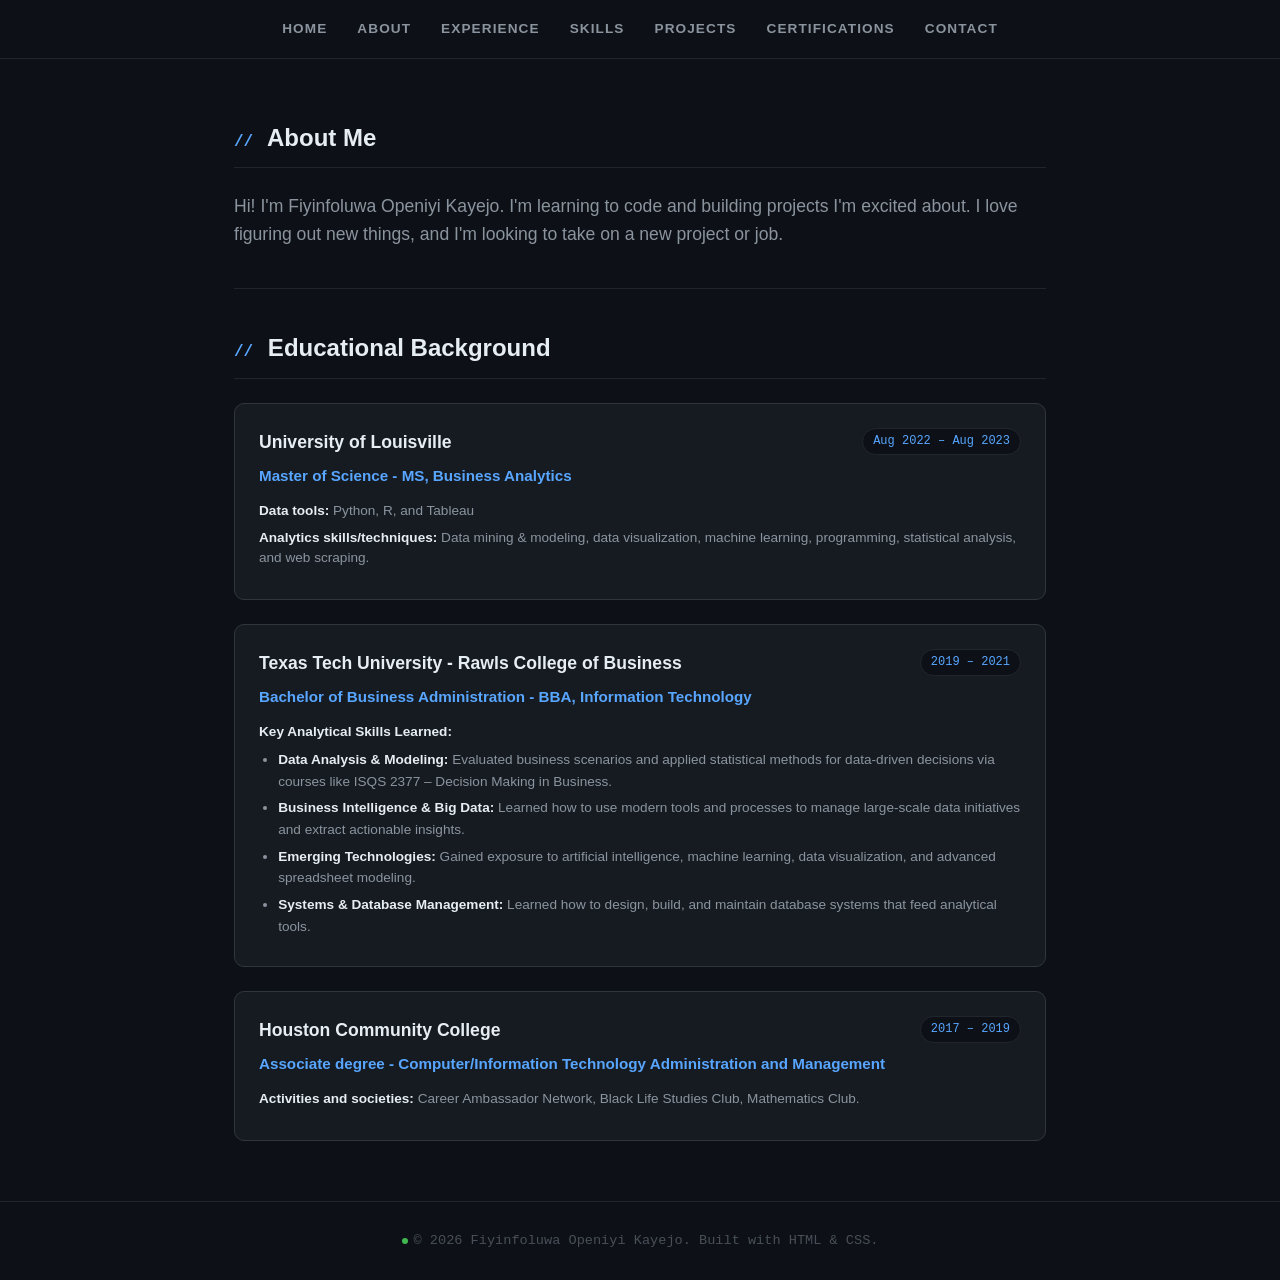
<file: about.html>
<!DOCTYPE html>
<html lang="en">
<head>
  <meta charset="UTF-8"/>
  <title>About – My Portfolio</title>
  <link rel="stylesheet" href="style.css"/>
</head>
<body>

  <nav>
    <a href="index.html">Home</a>
    <a href="about.html">About</a>
    <a href="experience.html">Experience</a>
    <a href="skills.html">Skills</a>
    <a href="projects.html">Projects</a>
    <a href="certifications.html">Certifications</a>
    <a href="contact.html">Contact</a>
  </nav>

  <section>
    <div class="about-hero">
      <h2><span>//</span> About Me</h2>
      <p class="bio-text">Hi! I'm Fiyinfoluwa Openiyi Kayejo. I'm learning to code and building projects I'm excited about. I love figuring out new things, and I'm looking to take on a new project or job.</p>
    </div>

    <hr class="about-divider">

    <h2><span>//</span> Educational Background</h2>

    <div class="edu-grid">

      <!-- University of Louisville Card -->
      <div class="edu-card">
        <div class="edu-header">
          <h3>University of Louisville</h3>
          <span class="edu-date">Aug 2022 – Aug 2023</span>
        </div>
        <div class="edu-degree">Master of Science - MS, Business Analytics</div>
        <p><strong>Data tools:</strong> Python, R, and Tableau</p>
        <p><strong>Analytics skills/techniques:</strong> Data mining & modeling, data visualization, machine learning, programming, statistical analysis, and web scraping.</p>
      </div>

      <!-- Texas Tech University Card -->
      <div class="edu-card">
        <div class="edu-header">
          <h3>Texas Tech University - Rawls College of Business</h3>
          <span class="edu-date">2019 – 2021</span>
        </div>
        <div class="edu-degree">Bachelor of Business Administration - BBA, Information Technology</div>
        <p><strong>Key Analytical Skills Learned:</strong></p>
        <ul class="edu-list">
          <li><strong>Data Analysis & Modeling:</strong> Evaluated business scenarios and applied statistical methods for data-driven decisions via courses like ISQS 2377 – Decision Making in Business.</li>
          <li><strong>Business Intelligence & Big Data:</strong> Learned how to use modern tools and processes to manage large-scale data initiatives and extract actionable insights.</li>
          <li><strong>Emerging Technologies:</strong> Gained exposure to artificial intelligence, machine learning, data visualization, and advanced spreadsheet modeling.</li>
          <li><strong>Systems & Database Management:</strong> Learned how to design, build, and maintain database systems that feed analytical tools.</li>
        </ul>
      </div>

      <!-- Houston Community College Card -->
      <div class="edu-card">
        <div class="edu-header">
          <h3>Houston Community College</h3>
          <span class="edu-date">2017 – 2019</span>
        </div>
        <div class="edu-degree">Associate degree - Computer/Information Technology Administration and Management</div>
        <p><strong>Activities and societies:</strong> Career Ambassador Network, Black Life Studies Club, Mathematics Club.</p>
      </div>

    </div>
  </section>

  <footer>
    <span class="live-dot"></span>© 2026 Fiyinfoluwa Openiyi Kayejo. Built with HTML & CSS.
  </footer>

</body>
</html>
</file>
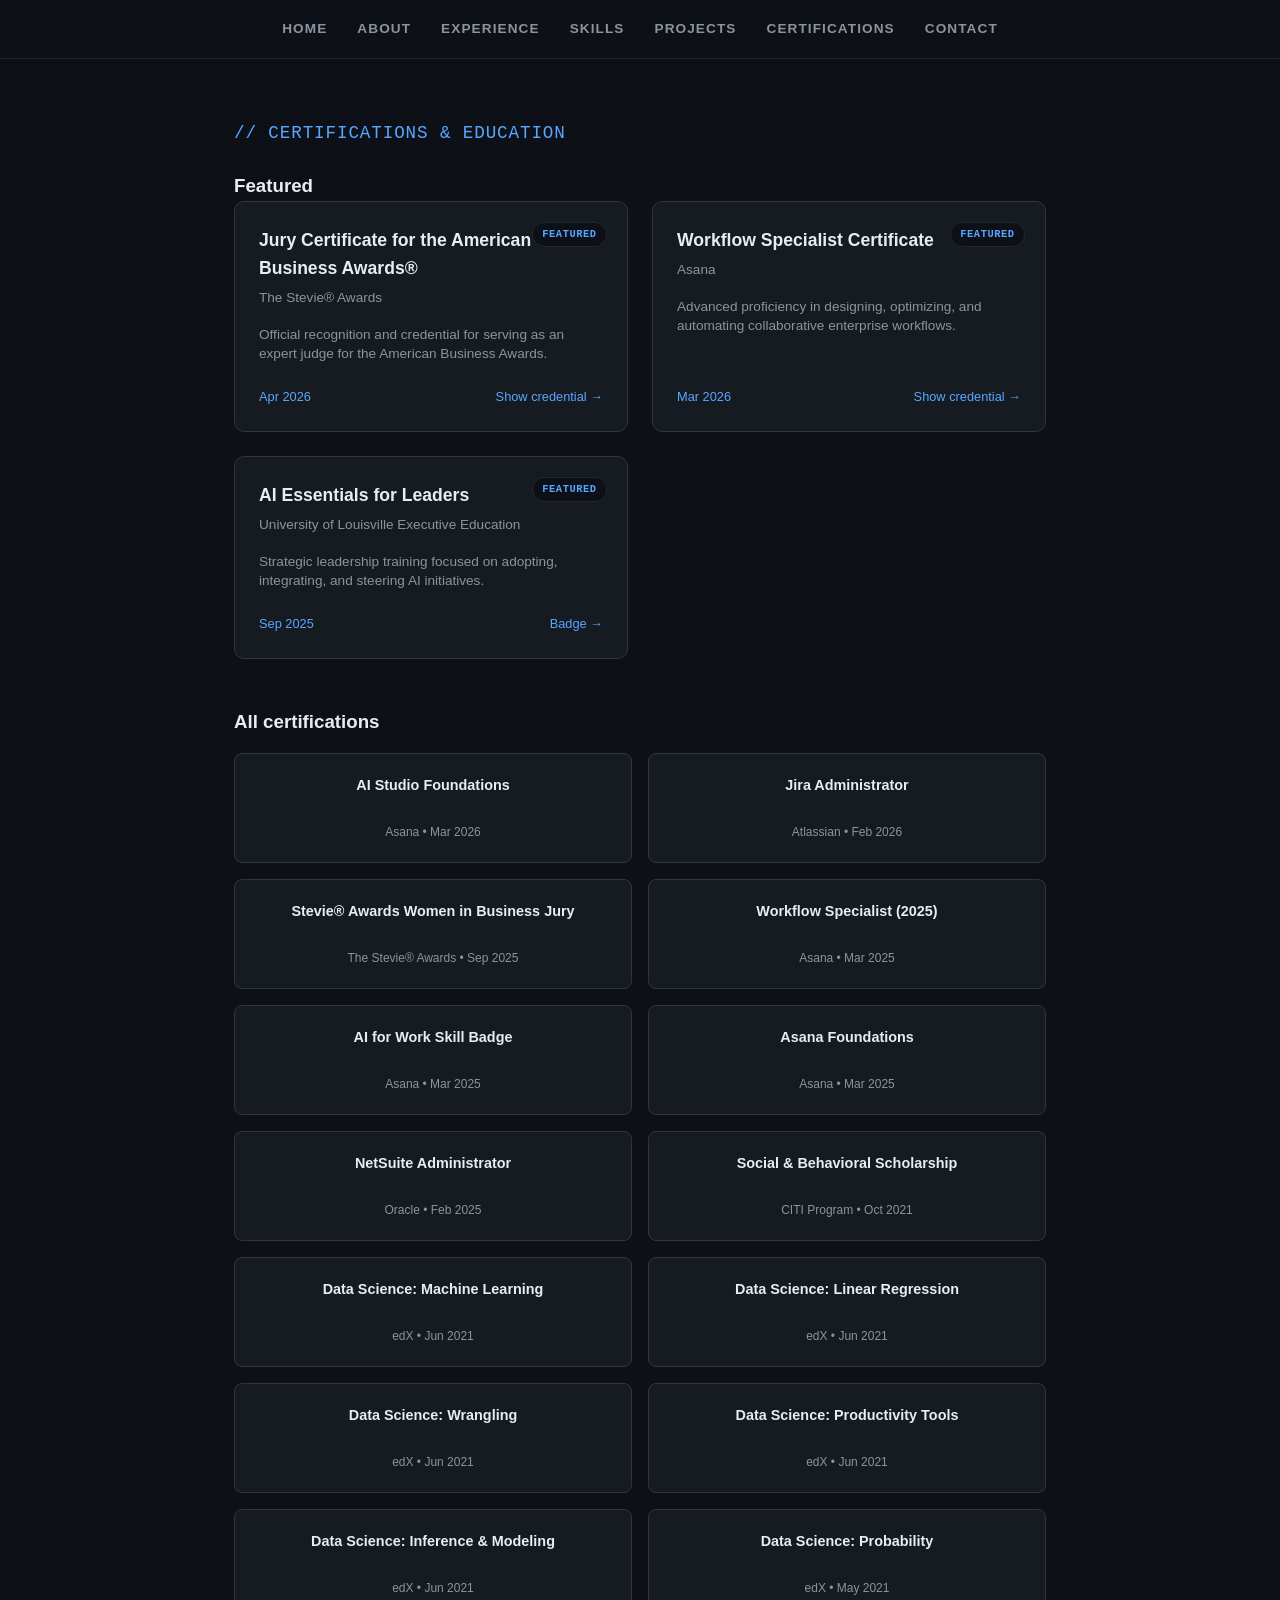
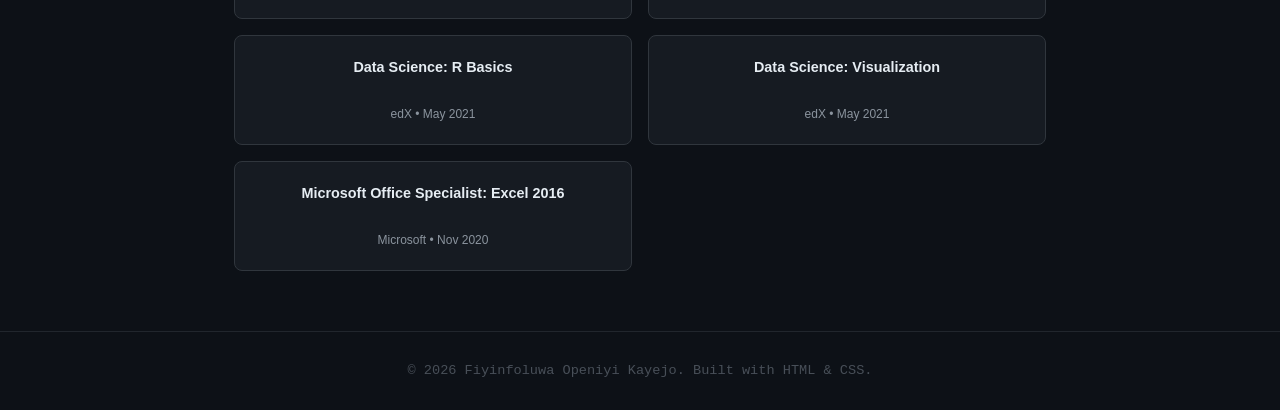
<file: certifications.html>
<!DOCTYPE html>
<html lang="en">
<head>
  <meta charset="UTF-8"/>
  <title>Certifications & Education – My Portfolio</title>
  <link rel="stylesheet" href="style.css"/>
</head>
<body>

  <nav>
    <a href="index.html">Home</a>
    <a href="about.html">About</a>
    <a href="experience.html">Experience</a>
    <a href="skills.html">Skills</a>
    <a href="projects.html">Projects</a>
    <a href="certifications.html">Certifications</a>
    <a href="contact.html">Contact</a>
  </nav>

  <div class="container">
    <div class="section-title">// CERTIFICATIONS & EDUCATION</div>

    <!-- Featured Section -->
    <h3 class="sub-heading">Featured</h3>
    <div class="featured-grid">
      
      <!-- Card 1 -->
      <div class="featured-card">
        <span class="featured-badge">FEATURED</span>
        <div>
          <h4 class="card-title">Jury Certificate for the American Business Awards®</h4>
          <div class="card-issuer">The Stevie® Awards</div>
          <p class="card-desc">Official recognition and credential for serving as an expert judge for the American Business Awards.</p>
        </div>
        <div class="card-footer">
          <span>Apr 2026</span>
          <a href="https://www.verix.io/credential/c5cee299-17a5-4724-aa11-0f5703d28a17" target="_blank">Show credential &rarr;</a>
        </div>
      </div>

      <!-- Card 2 -->
      <div class="featured-card">
        <span class="featured-badge">FEATURED</span>
        <div>
          <h4 class="card-title">Workflow Specialist Certificate</h4>
          <div class="card-issuer">Asana</div>
          <p class="card-desc">Advanced proficiency in designing, optimizing, and automating collaborative enterprise workflows.</p>
        </div>
        <div class="card-footer">
          <span>Mar 2026</span>
          <a href="https://certifications.asana.com/4f1597ff-739a-4a3a-8852-b98a0b4e78cd#acc.B5CwxXoL" target="_blank">Show credential &rarr;</a>
        </div>
      </div>

      <!-- Card 3 -->
      <div class="featured-card">
        <span class="featured-badge">FEATURED</span>
        <div>
          <h4 class="card-title">AI Essentials for Leaders</h4>
          <div class="card-issuer">University of Louisville Executive Education</div>
          <p class="card-desc">Strategic leadership training focused on adopting, integrating, and steering AI initiatives.</p>
        </div>
        <div class="card-footer">
          <span>Sep 2025</span>
          <a href="https://www.linkedin.com/in/fopeniyi/overlay/Certifications/2121299376/treasury?profileId=ACoAAC0ylZ8Bkxgud-nJVW9GgjtF1_cFaTyDAiQ" target="_blank">Badge &rarr;</a>
        </div>
      </div>

    </div> <!-- CLOSING DIV FOR .featured-grid WAS ADDED HERE -->

    <!-- All Certifications Section (Latest to Earliest) -->
    <h3 class="sub-heading">All certifications</h3>
    <div class="all-certs-grid">
      
      <div class="cert-box">
        <h4>AI Studio Foundations</h4>
        <span>Asana • Mar 2026</span>
      </div>

      <div class="cert-box">
        <h4>Jira Administrator</h4>
        <span>Atlassian • Feb 2026</span>
      </div>
      
      <div class="cert-box">
        <h4>Stevie® Awards Women in Business Jury</h4>
        <span>The Stevie® Awards • Sep 2025</span>
      </div>

      <div class="cert-box">
        <h4>Workflow Specialist (2025)</h4>
        <span>Asana • Mar 2025</span>
      </div>

      <div class="cert-box">
        <h4>AI for Work Skill Badge</h4>
        <span>Asana • Mar 2025</span>
      </div>

      <div class="cert-box">
        <h4>Asana Foundations</h4>
        <span>Asana • Mar 2025</span>
      </div>

      <div class="cert-box">
        <h4>NetSuite Administrator</h4>
        <span>Oracle • Feb 2025</span>
      </div>
      
      <div class="cert-box">
        <h4>Social & Behavioral Scholarship</h4>
        <span>CITI Program • Oct 2021</span>
      </div>

      <div class="cert-box">
        <h4>Data Science: Machine Learning</h4>
        <span>edX • Jun 2021</span>
      </div>

      <div class="cert-box">
        <h4>Data Science: Linear Regression</h4>
        <span>edX • Jun 2021</span>
      </div>

      <div class="cert-box">
        <h4>Data Science: Wrangling</h4>
        <span>edX • Jun 2021</span>
      </div>

      <div class="cert-box">
        <h4>Data Science: Productivity Tools</h4>
        <span>edX • Jun 2021</span>
      </div>

      <div class="cert-box">
        <h4>Data Science: Inference & Modeling</h4>
        <span>edX • Jun 2021</span>
      </div>

      <div class="cert-box">
        <h4>Data Science: Probability</h4>
        <span>edX • May 2021</span>
      </div>

      <div class="cert-box">
        <h4>Data Science: R Basics</h4>
        <span>edX • May 2021</span>
      </div>

      <div class="cert-box">
        <h4>Data Science: Visualization</h4>
        <span>edX • May 2021</span>
      </div>

      <div class="cert-box">
        <h4>Microsoft Office Specialist: Excel 2016</h4>
        <span>Microsoft • Nov 2020</span>
      </div>

    </div>
  </div>

  <footer>
    <p>© 2026 Fiyinfoluwa Openiyi Kayejo. Built with HTML & CSS.</p>
  </footer>

</body>
</html>
</file>
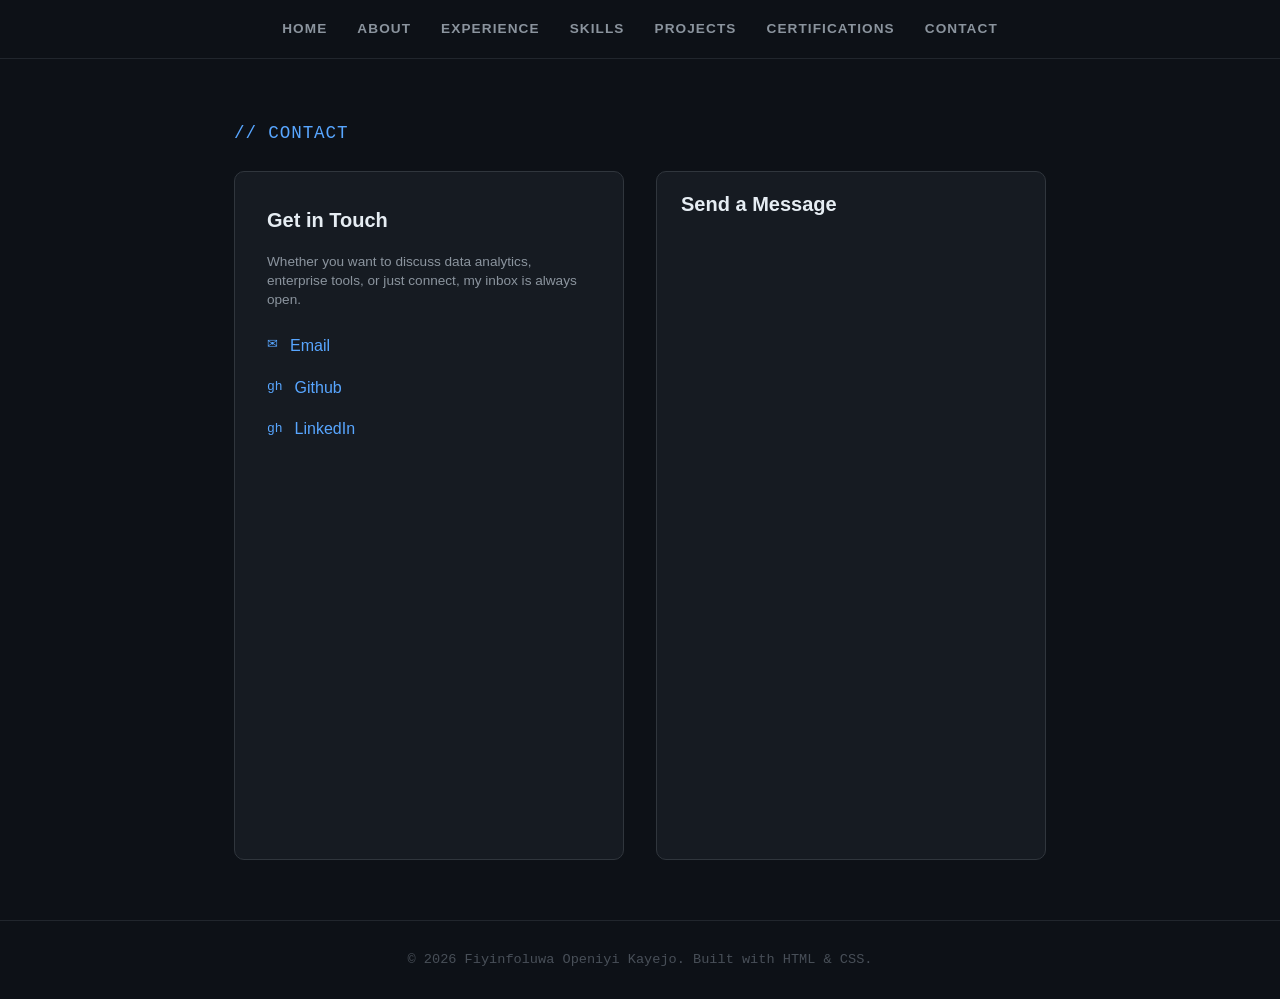
<file: contact.html>
<!DOCTYPE html>
<html lang="en">
<head>
  <meta charset="UTF-8"/>
  <title>Contact – My Portfolio</title>
  <link rel="stylesheet" href="style.css"/>
</head>
<body>

  <nav>
    <a href="index.html">Home</a>
    <a href="about.html">About</a>
    <a href="experience.html">Experience</a>
    <a href="skills.html">Skills</a>
    <a href="projects.html">Projects</a>
    <a href="certifications.html">Certifications</a>
    <a href="contact.html">Contact</a>
  </nav>

  <div class="container">
    <div class="section-title">// CONTACT</div>

    <div class="contact-grid">
      
      <!-- Left Box: Contact Information -->
      <div class="contact-info-card">
        <h3 class="card-title" style="margin-bottom: 1rem; font-size: 1.25rem;">Get in Touch</h3>
        <p class="card-desc">
          Whether you want to discuss data analytics, enterprise tools, or just connect, my inbox is always open.
        </p>

        <div style="margin-top: 1.5rem; display: flex; flex-direction: column; gap: 1rem;">
          <div style="display: flex; align-items: center; gap: 12px;">
            <span style="color: #58a6ff; font-family: monospace;">✉</span>
            <a href="mailto:fiyinfoluwa.openiyi@gmail.com">Email</a>
          </div>
          <div style="display: flex; align-items: center; gap: 12px;">
            <span style="color: #58a6ff; font-family: monospace;">gh</span>
            <a href="https://github.com/fopeniyi" target="_blank">Github</a>
          </div>
          <div style="display: flex; align-items: center; gap: 12px;">
            <span style="color: #58a6ff; font-family: monospace;">gh</span>
            <a href="https://www.linkedin.com/in/fopeniyi/" target="_blank">LinkedIn</a>
          </div>
        </div>
      </div>

      <!-- Right Box: Embedded Google Form -->
      <div class="contact-form-card" style="padding: 1rem;">
        <h3 class="card-title" style="margin-bottom: 1rem; font-size: 1.25rem; padding-left: 0.5rem;">Send a Message</h3>
        <iframe src="https://docs.google.com/forms/d/e/1FAIpQLScmQr-TGimVD2GeEtmMJ6aA9_Tja62acSRaV1zVaqrz8FXMFA/viewform?embedded=true" width="100%" height="600" frameborder="0" marginheight="0" marginwidth="0" style="background: transparent;">Loading…</iframe>
      </div>

    </div>
  </div>

  <footer>
    <p>© 2026 Fiyinfoluwa Openiyi Kayejo. Built with HTML & CSS.</p>
  </footer>

</body>
</html>
</file>
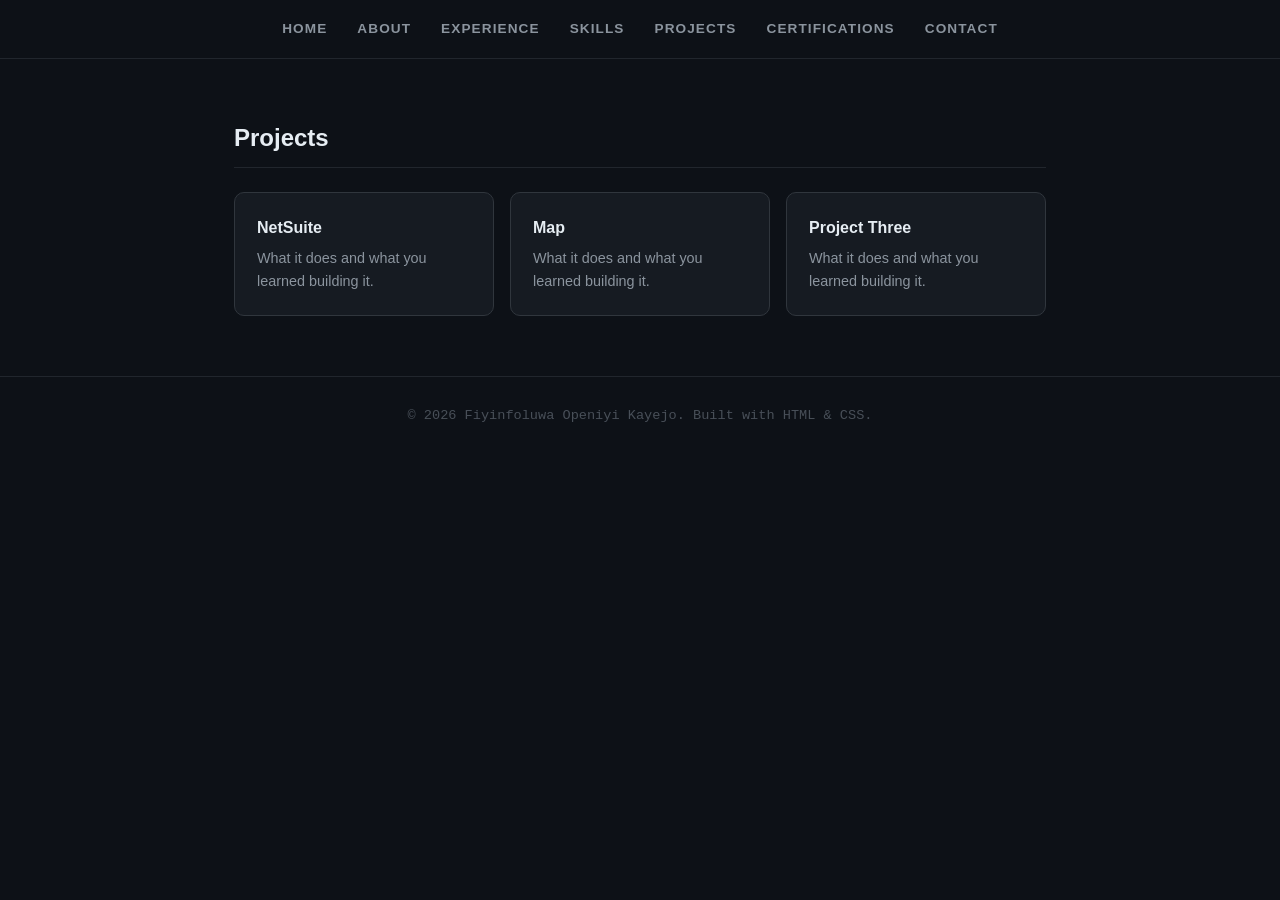
<file: projects.html>
<!DOCTYPE html>
<html lang="en">
<head>
  <meta charset="UTF-8"/>
  <title>Projects – My Portfolio</title>
  <link rel="stylesheet" href="style.css"/>
</head>
<body>

  <nav>
    <a href="index.html">Home</a>
    <a href="about.html">About</a>
    <a href="experience.html">Experience</a>
    <a href="skills.html">Skills</a>
    <a href="projects.html">Projects</a>
    <a href="certifications.html">Certifications</a>
    <a href="contact.html">Contact</a>
  </nav>

  <section>
    <h2>Projects</h2>
    <div class="projects-grid">
      <div class="card">
        <h3>NetSuite</h3>
        <p>What it does and what you learned building it.</p>
      </div>
      <div class="card">
        <h3>Map</h3>
        <p>What it does and what you learned building it.</p>
      </div>
      <div class="card">
        <h3>Project Three</h3>
        <p>What it does and what you learned building it.</p>
      </div>
    </div>
  </section>

  <footer>
    <p>© 2026 Fiyinfoluwa Openiyi Kayejo. Built with HTML & CSS.</p>
  </footer>

</body>
</html>
</file>
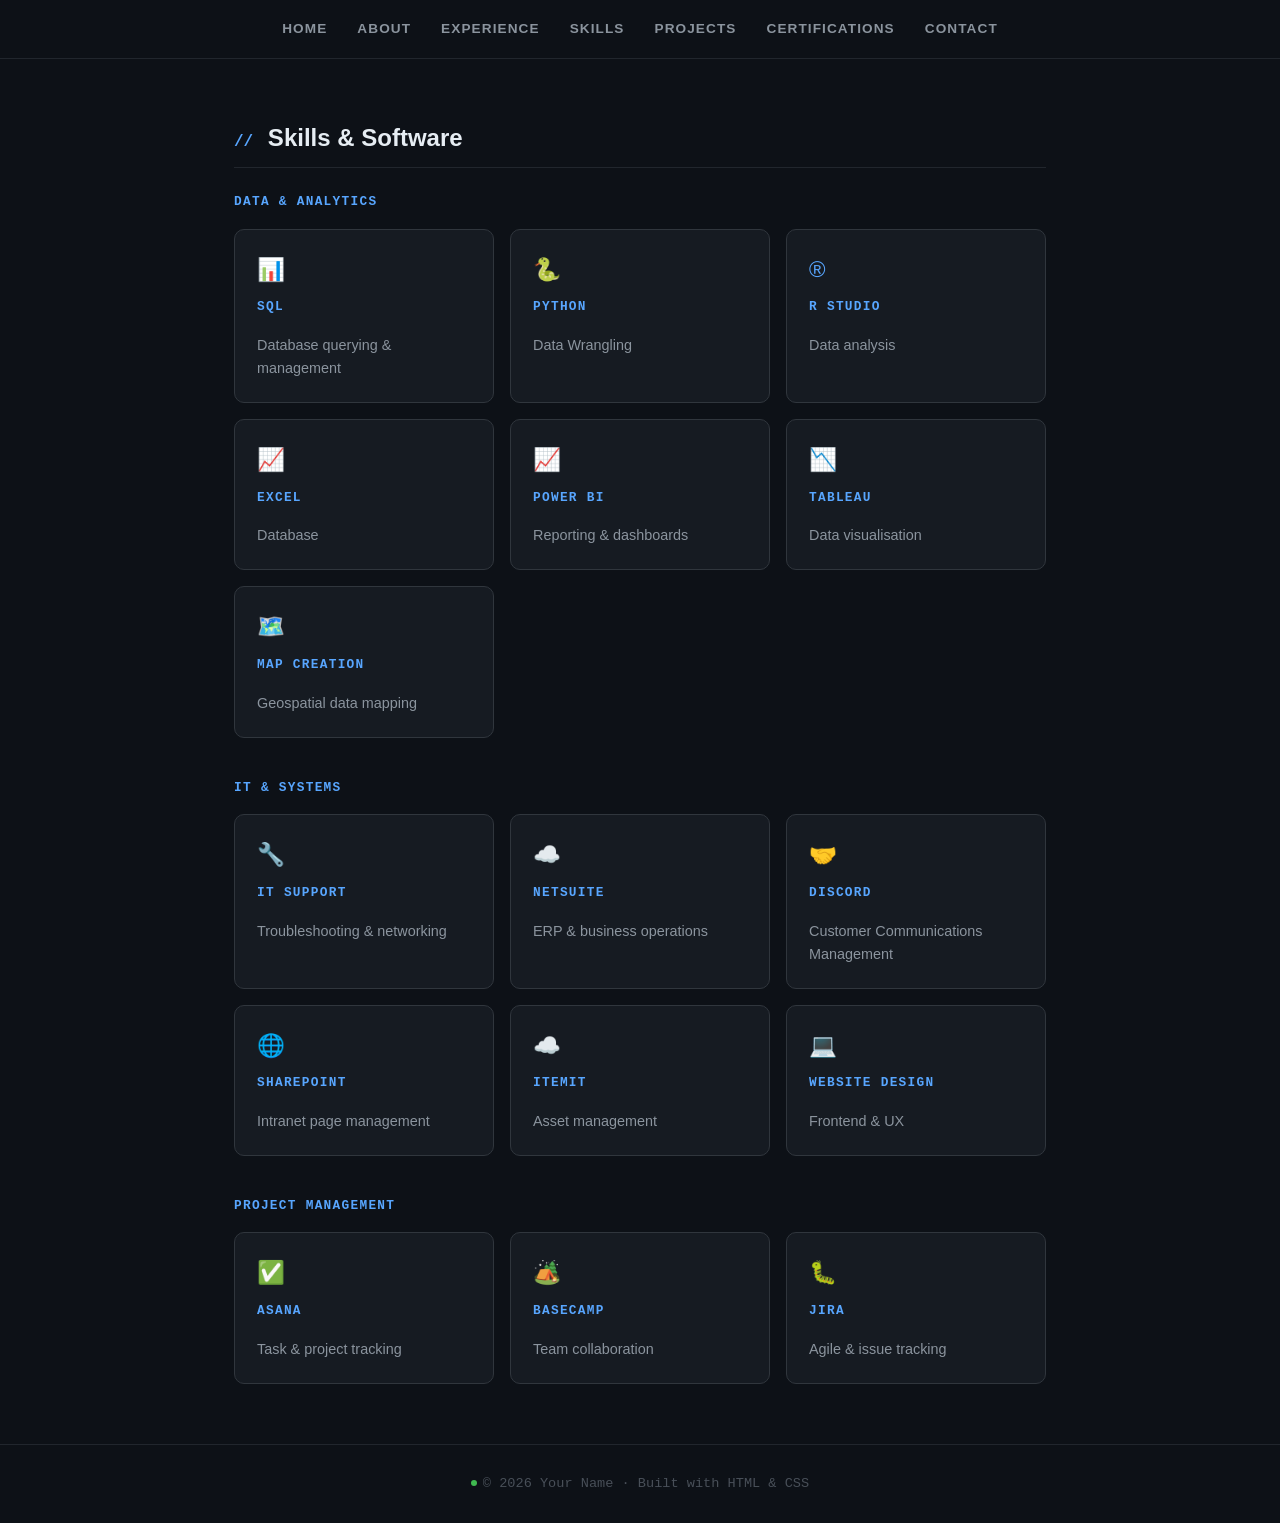
<file: skills.html>
<!DOCTYPE html>
<html lang="en">
<head>
  <meta charset="UTF-8"/>
  <title>Skills – My Portfolio</title>
  <link rel="stylesheet" href="style.css"/>
</head>
<body>

  <nav>
    <a href="index.html">Home</a>
    <a href="about.html">About</a>
    <a href="experience.html">Experience</a>
    <a href="skills.html">Skills</a>
    <a href="projects.html">Projects</a>
    <a href="certifications.html">Certifications</a>
    <a href="contact.html">Contact</a>
  </nav>

  <section>
    <h2><span>//</span> Skills & Software</h2>

    <div class="skills-group">
      <h3>Data & Analytics</h3>
      <div class="projects-grid">
        <div class="card"><div class="card-icon">📊</div><h3>SQL</h3><p>Database querying & management</p></div>
        <div class="card"><div class="card-icon">🐍</div><h3>Python</h3><p>Data Wrangling</p></div>
        <div class="card"><div class="card-icon">®️</div><h3>R Studio</h3><p>Data analysis</p></div>
        <div class="card"><div class="card-icon">📈</div><h3>Excel</h3><p>Database</p></div>
        <div class="card"><div class="card-icon">📈</div><h3>Power BI</h3><p>Reporting & dashboards</p></div>
        <div class="card"><div class="card-icon">📉</div><h3>Tableau</h3><p>Data visualisation</p></div>
        <div class="card"><div class="card-icon">🗺️</div><h3>Map Creation</h3><p>Geospatial data mapping</p></div>
      </div>
    </div>

    <div class="skills-group" style="margin-top: 40px;">
      <h3>IT & Systems</h3>
      <div class="projects-grid">
        <div class="card"><div class="card-icon">🔧</div><h3>IT Support</h3><p>Troubleshooting & networking</p></div>
        <div class="card"><div class="card-icon">☁️</div><h3>NetSuite</h3><p>ERP & business operations</p></div>
        <div class="card"><div class="card-icon">🤝</div><h3>Discord</h3><p>Customer Communications Management</p></div>
        <div class="card"><div class="card-icon">🌐</div><h3>SharePoint</h3><p>Intranet page management</p></div>
        <div class="card"><div class="card-icon">☁️</div><h3>ItemIt</h3><p>Asset management</p></div>
        <div class="card"><div class="card-icon">💻</div><h3>Website Design</h3><p>Frontend & UX</p></div>
      </div>
    </div>

    <div class="skills-group" style="margin-top: 40px;">
      <h3>Project Management</h3>
      <div class="projects-grid">
        <div class="card"><div class="card-icon">✅</div><h3>Asana</h3><p>Task & project tracking</p></div>
        <div class="card"><div class="card-icon">🏕️</div><h3>Basecamp</h3><p>Team collaboration</p></div>
        <div class="card"><div class="card-icon">🐛</div><h3>Jira</h3><p>Agile & issue tracking</p></div>
      </div>
    </div>
  </section>

  <footer>
    <span class="live-dot"></span>© 2026 Your Name · Built with HTML & CSS
  </footer>

</body>
</html>
</file>
<file: style.css>
/* ==========================
   Global Reset & Theme
   ================          */
* { margin: 0; padding: 0; box-sizing: border-box; }

body {
  font-family: 'Segoe UI', Arial, sans-serif;
  color: #e6edf3;
  line-height: 1.6;
  background: #0d1117;
}

/* ==========================
   Navigation
   ================          */
nav {
  background: #0d1117;
  padding: 18px 30px;
  display: flex;
  gap: 30px;
  justify-content: center;
  border-bottom: 0.5px solid #21262d;
  position: sticky;
  top: 0;
  z-index: 100;
}

nav a {
  color: #8b949e;
  text-decoration: none;
  font-size: 0.85rem;
  font-weight: 600;
  letter-spacing: 0.08em;
  text-transform: uppercase;
  transition: color 0.2s;
}

nav a:hover { color: #58a6ff; }

/* ==========================
   Header & Typography
   ================          */
header {
  text-align: center;
  padding: 100px 20px 80px;
  border-bottom: 0.5px solid #21262d;
}

header .tag {
  font-family: 'Courier New', monospace;
  font-size: 0.9rem;
  color: #58a6ff;
  margin-bottom: 14px;
  display: block;
}

header h1 {
  font-size: 3rem;
  font-weight: 700;
  color: #e6edf3;
  letter-spacing: -0.02em;
}

header p {
  font-family: 'Courier New', monospace;
  font-size: 1.1rem;
  color: #58a6ff;
  margin-top: 12px;
  min-height: 1.8em;
}

.cursor {
  display: inline-block;
  width: 2px;
  height: 1em;
  background: #58a6ff;
  margin-left: 3px;
  vertical-align: middle;
  animation: blink 0.7s infinite;
}

@keyframes blink {
  0%, 100% { opacity: 1; }
  50%        { opacity: 0; }
}

section, .container {
  max-width: 860px;
  margin: 60px auto;
  padding: 0 24px;
}

h2 {
  font-size: 1.5rem;
  font-weight: 700;
  color: #e6edf3;
  margin-bottom: 24px;
  padding-bottom: 10px;
  border-bottom: 0.5px solid #21262d;
}

h2 span {
  font-family: 'Courier New', monospace;
  color: #58a6ff;
  font-size: 1rem;
  margin-right: 8px;
}

/* ==========================
   About Page Cards & Layout
   ================          */
.about-hero {
  margin-bottom: 2rem;
}

.bio-text {
  font-size: 1.1rem;
  line-height: 1.6;
  color: #8b949e;
  max-width: 800px;
}

.about-divider {
  margin: 2.5rem 0;
  border: 0;
  border-top: 0.5px solid #21262d;
}

.edu-grid {
  display: flex;
  flex-direction: column;
  gap: 1.5rem;
  margin-top: 1.5rem;
}

.edu-card {
  background: #161b22;
  border: 0.5px solid #30363d;
  border-radius: 10px;
  padding: 1.5rem;
  transition: transform 0.2s ease, border-color 0.2s ease;
}

.edu-card:hover {
  border-color: #58a6ff;
  transform: translateY(-2px);
}

.edu-header {
  display: flex;
  justify-content: space-between;
  align-items: flex-start;
  flex-wrap: wrap;
  gap: 0.5rem;
  margin-bottom: 0.5rem;
}

.edu-card h3 {
  margin: 0;
  color: #e6edf3;
  font-size: 1.1rem;
  font-weight: 600;
}

.edu-date {
  font-family: 'Courier New', monospace;
  font-size: 0.75rem;
  color: #58a6ff;
  background: #0d1117;
  border: 0.5px solid #21262d;
  padding: 3px 10px;
  border-radius: 20px;
  white-space: nowrap;
}

.edu-degree {
  font-weight: 600;
  color: #58a6ff;
  margin-bottom: 0.8rem;
  font-size: 0.95rem;
}

.edu-card p {
  margin: 0.4rem 0;
  font-size: 0.85rem;
  color: #8b949e;
  line-height: 1.5;
}

.edu-card strong {
  color: #e6edf3;
}

.edu-list {
  margin: 0.4rem 0 0 1.2rem;
  padding: 0;
  color: #8b949e;
  font-size: 0.85rem;
}

.edu-list li {
  margin-bottom: 0.3rem;
}

/* ==========================
   Timeline (Experience Page)
   ================          */
.timeline { position: relative; padding-left: 28px; }
.timeline::before { content: ''; position: absolute; left: 0; top: 8px; bottom: 8px; width: 1px; background: #21262d; }

.job { position: relative; margin-bottom: 36px; }
.job-dot { position: absolute; left: -33px; top: 6px; width: 10px; height: 10px; border-radius: 50%; background: #58a6ff; border: 2px solid #0d1117; }

.job-header { display: flex; justify-content: space-between; align-items: flex-start; margin-bottom: 4px; gap: 12px; }
.job-title { font-size: 1rem; font-weight: 600; color: #e6edf3; }
.job-company { font-size: 0.85rem; color: #8b949e; margin-bottom: 12px; }
.job-date { font-family: 'Courier New', monospace; font-size: 0.75rem; color: #58a6ff; background: #161b22; border: 0.5px solid #30363d; padding: 3px 10px; border-radius: 20px; white-space: nowrap; }

.expand-btn { display: flex; align-items: center; gap: 8px; background: #161b22; border: 0.5px solid #30363d; color: #8b949e; font-size: 0.8rem; padding: 6px 14px; border-radius: 6px; cursor: pointer; transition: border-color 0.2s, color 0.2s; }
.expand-btn:hover { border-color: #58a6ff; color: #58a6ff; }

.job-projects { display: flex; flex-direction: column; gap: 10px; margin-top: 14px; }
.job-projects.hidden { display: none; }

.proj-card { background: #161b22; border: 0.5px solid #30363d; border-radius: 10px; padding: 16px 18px; transition: border-color 0.2s, transform 0.2s; }
.proj-card:hover { border-color: #58a6ff; transform: translateX(4px); }
.proj-name { font-size: 0.95rem; font-weight: 600; color: #e6edf3; margin-bottom: 6px; }
.proj-desc { font-size: 0.85rem; color: #8b949e; }

.proj-tags { display: flex; gap: 8px; margin-top: 10px; flex-wrap: wrap; }
.proj-tag { font-family: 'Courier New', monospace; font-size: 0.75rem; color: #58a6ff; background: #0d1117; border: 0.5px solid #21262d; padding: 2px 10px; border-radius: 20px; }

/* ==========================
   Projects & Skills Grid
   ================          */
.projects-grid {
  display: grid;
  grid-template-columns: repeat(auto-fit, minmax(240px, 1fr));
  gap: 16px;
}

.card {
  background: #161b22;
  border: 0.5px solid #30363d;
  border-radius: 10px;
  padding: 22px;
  transition: border-color 0.25s, transform 0.25s;
  cursor: default;
}

.card:hover {
  border-color: #58a6ff;
  transform: translateY(-4px);
}

.card .card-icon {
  font-size: 1.4rem;
  color: #58a6ff;
  margin-bottom: 10px;
}

.card h3 {
  font-size: 1rem;
  font-weight: 600;
  color: #e6edf3;
  margin-bottom: 6px;
}

.card p { color: #8b949e; font-size: 0.9rem; }

.skills-group {
  margin-bottom: 36px;
}

.skills-group h3 {
  font-family: 'Courier New', monospace;
  font-size: 0.8rem;
  color: #58a6ff;
  text-transform: uppercase;
  letter-spacing: 0.1em;
  margin-bottom: 16px;
}

.skills-tags {
  display: flex;
  flex-wrap: wrap;
  gap: 10px;
}

.tag {
  background: #161b22;
  border: 0.5px solid #30363d;
  color: #e6edf3;
  font-size: 0.85rem;
  padding: 6px 14px;
  border-radius: 20px;
  transition: border-color 0.2s, color 0.2s;
}

.tag:hover {
  border-color: #58a6ff;
  color: #58a6ff;
}

/* ==========================
   Certifications Page Layout
   ================          */
.certifications-container {
  max-width: 1200px;
  margin: 0 auto;
  padding: 0 24px;
}

.section-title {
  color: #58a6ff;
  font-family: monospace;
  font-size: 1.1rem;
  margin-bottom: 1.5rem;
  letter-spacing: 0.05em;
}

.featured-grid {
  display: grid;
  grid-template-columns: repeat(auto-fit, minmax(320px, 1fr));
  gap: 1.5rem;
  margin-bottom: 3rem;
}

.featured-card {
  background: #161b22;
  border: 0.5px solid #30363d;
  border-radius: 10px;
  padding: 1.5rem;
  position: relative;
  display: flex;
  flex-direction: column;
  justify-content: space-between;
}

.featured-badge {
  position: absolute;
  top: 1.25rem;
  right: 1.25rem;
  font-family: 'Courier New', monospace;
  background: #0d1117;
  border: 0.5px solid #21262d;
  color: #58a6ff;
  font-size: 0.65rem;
  font-weight: 700;
  padding: 0.2rem 0.6rem;
  border-radius: 12px;
  letter-spacing: 0.05em;
}

.card-title {
  font-size: 1.1rem;
  font-weight: 600;
  color: #e6edf3;
  margin: 0 0 0.3rem 0;
  padding-right: 4rem;
}

.card-issuer {
  font-size: 0.85rem;
  color: #8b949e;
  margin-bottom: 1rem;
}

.card-desc {
  font-size: 0.85rem;
  color: #8b949e;
  margin-bottom: 1.5rem;
  line-height: 1.4;
}

.card-footer {
  display: flex;
  justify-content: space-between;
  align-items: center;
  font-size: 0.8rem;
  color: #58a6ff;
}

.card-footer a {
  color: #58a6ff;
  text-decoration: none;
}

.card-footer a:hover {
  text-decoration: underline;
}

.all-certs-grid {
  display: grid;
  grid-template-columns: repeat(auto-fill, minmax(280px, 1fr));
  gap: 1rem;
  margin-top: 1rem;
}

.cert-box {
  background: #161b22;
  border: 0.5px solid #30363d;
  border-radius: 8px;
  padding: 1.25rem;
  text-align: center;
  display: flex;
  flex-direction: column;
  justify-content: space-between;
  min-height: 110px;
}

.cert-box h4 {
  font-size: 0.9rem;
  color: #e6edf3;
  margin: 0 0 0.4rem 0;
  font-weight: 600;
}

.cert-box span {
  font-size: 0.75rem;
  color: #8b949e;
}

/* ==========================
   Contact Page Layout & Form
   ================          */
.contact-grid {
  display: grid;
  grid-template-columns: repeat(auto-fit, minmax(320px, 1fr));
  gap: 2rem;
  margin-top: 1.5rem;
}

.contact-info-card, 
.contact-form-card {
  background: #161b22;
  border: 0.5px solid #30363d;
  border-radius: 10px;
  padding: 2rem;
}

.form-group {
  margin-bottom: 1.25rem;
}

.form-group label {
  display: block;
  font-size: 0.85rem;
  font-weight: 600;
  color: #e6edf3;
  margin-bottom: 0.5rem;
}

.form-group input,
.form-group textarea {
  width: 100%;
  background: #0d1117;
  border: 0.5px solid #30363d;
  border-radius: 6px;
  padding: 0.75rem 1rem;
  color: #e6edf3;
  font-family: inherit;
  font-size: 0.9rem;
  transition: border-color 0.2s;
}

.form-group input:focus,
.form-group textarea:focus {
  outline: none;
  border-color: #58a6ff;
}

.submit-btn {
  background: #238636;
  color: #ffffff;
  border: none;
  border-radius: 6px;
  padding: 0.75rem 1.5rem;
  font-weight: 600;
  font-size: 0.9rem;
  cursor: pointer;
  transition: background-color 0.2s;
  width: 100%;
}

.submit-btn:hover {
  background: #2ea043;
}

/* ==========================
   Footer & Links
   ================          */
a { color: #58a6ff; text-decoration: none; }
a:hover { text-decoration: underline; }

footer {
  text-align: center;
  padding: 28px;
  border-top: 0.5px solid #21262d;
  color: #484f58;
  font-family: 'Courier New', monospace;
  font-size: 0.85rem;
  margin-top: 60px;
}

.live-dot {
  display: inline-block;
  width: 6px; 
  height: 6px;
  background: #3fb950;
  border-radius: 50%;
  margin-right: 6px;
  vertical-align: middle;
}
</file>
